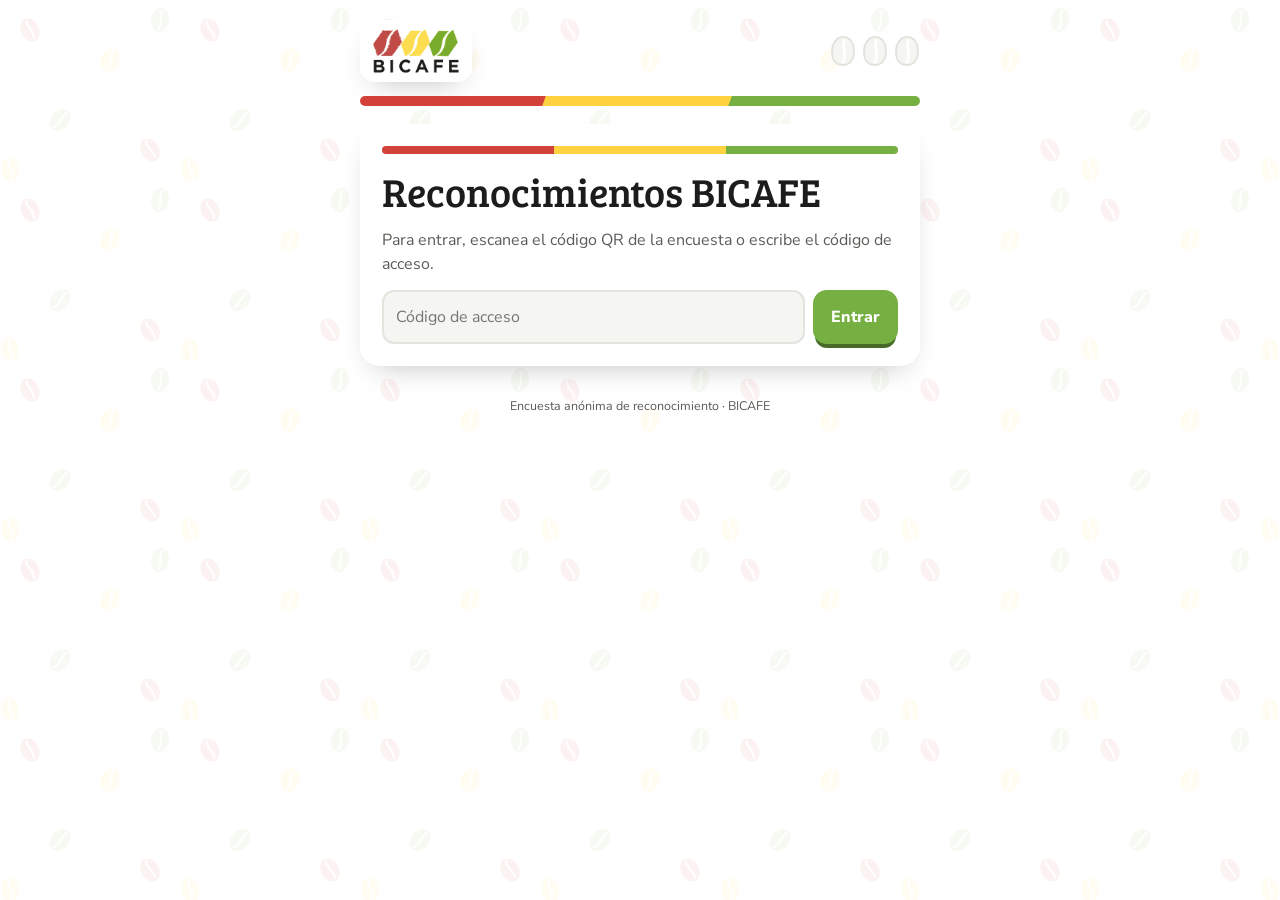
<file: index.html>
<!doctype html>
<html lang="es">
<head>
<meta charset="utf-8">
<meta name="viewport" content="width=device-width,initial-scale=1,viewport-fit=cover">
<title>Reconocimientos BICAFE</title>
<meta name="description" content="Vota por tus compañeros en los Reconocimientos BICAFE.">
<meta name="robots" content="noindex">
<link rel="icon" href="logo.png">
<link rel="preconnect" href="https://fonts.googleapis.com">
<link rel="stylesheet" href="https://fonts.googleapis.com/css2?family=Bree+Serif&family=Nunito+Sans:opsz,wght@6..12,400;6..12,600;6..12,700;6..12,800&display=swap">
<link rel="stylesheet" href="estilo.css">
</head>
<body>
<canvas id="fx" aria-hidden="true"></canvas>
<div class="wrap">
  <header class="top">
    <div class="logo"><img src="logo.png" alt="BICAFE"></div>
    <div class="beans" id="beans" aria-label="Progreso"></div>
  </header>
  <div class="tri" aria-hidden="true"><span></span><span></span><span></span></div>
  <main id="app"></main>
  <p class="foot">Encuesta anónima de reconocimiento · BICAFE</p>
</div>
<script src="config.js"></script>
<script src="comun.js"></script>
<script src="publico.js"></script>
<script>
const VKEY='bicafe_voto_2026';
let DEVICE=lsGet('bicafe_device');
if(!DEVICE){DEVICE='d_'+Math.random().toString(36).slice(2)+Date.now().toString(36);lsSet('bicafe_device',DEVICE)}
const state={step:-1,votes:{},voted:null,saving:false,err:''};
try{const v=JSON.parse(lsGet(VKEY)||'null');if(v&&v.puntualidad)state.voted=v}catch(e){}
const app=document.getElementById('app');
const beans=document.getElementById('beans');
beans.innerHTML=[0,1,2].map(beanSVG).join('');
function paintBeans(){[...beans.children].forEach((b,i)=>{b.classList.toggle('on',!!(state.voted||state.votes)[QS[i].key]);b.classList.toggle('cur',!state.voted&&i===state.step)})}

function render(){
  paintBeans();
  if(state.voted) return done(state.voted,true);
  if(state.step===-1) return welcome();
  if(state.step===3) return done(state.votes,false);
  question(state.step);
}
function welcome(){
  setQ('red');
  const sample=[0,17,49,55,71].map(i=>PEOPLE[i]);
  app.innerHTML=`<section class="screen"><div class="card hero">
    <div class="stripe"><span></span><span></span><span></span></div>
    <h1>Reconocimientos BICAFE</h1>
    <p>Tres preguntas, un voto en cada una. Elige al compañero o compañera que mejor representa cada cualidad.</p>
    <ul class="cats">
      <li><span class="dot" style="background:var(--red)"></span>Puntualidad y compromiso</li>
      <li><span class="dot" style="background:var(--yellow)"></span>Espíritu de servicio · Producción y Bodega</li>
      <li><span class="dot" style="background:var(--green)"></span>Alegría y compañerismo · Administrativo</li>
    </ul>
    <div class="faces">${sample.map((p,i)=>`<img src="${p.img}" alt="" style="--c:var(--${['red','yellow','green'][i%3]})">`).join('')}</div>
    <button class="btn main" id="go">Comenzar</button>
    <p class="status ok">Tu voto es anónimo y solo puedes votar una vez.</p>
    ${qrBtnHTML()}
  </div></section>`;
  bindQR();
  document.getElementById('go').onclick=()=>{state.step=0;render()};
}
function question(i){
  const q=QS[i]; setQ(q.color);
  const pool=ALL, sel=byId[state.votes[q.key]];
  app.innerHTML=`<section class="screen"><div class="card qcard">
    <div class="qtag"><span>Pregunta ${i+1} de 3</span><span class="pill">${q.pill}</span></div>
    <h2>${q.title}</h2>
    <p class="ask">${q.ask}</p>
    <div class="area-note">Toca la lista para ver a todo el personal BICAFE (${pool.length} perfiles) o busca por nombre.</div>
    <div class="combo" id="combo">
      <button class="trigger" id="trig" aria-haspopup="listbox" aria-expanded="false">
        ${sel?`<img src="${sel.img}" alt="">`:''}
        <span class="ph ${sel?'has':''}">${sel?esc(sel.n):'Elige a un compañero o compañera'}</span>
        <svg class="chev" viewBox="0 0 24 24" fill="none" stroke="currentColor" stroke-width="2.5" stroke-linecap="round"><path d="M6 9l6 6 6-6"/></svg>
      </button>
      <div id="panelHost"></div>
    </div>
    <div id="chosenHost">${sel?chosenHTML(sel):''}</div>
    ${state.err&&i===2?`<p class="status warn">${esc(state.err)}</p>`:''}
    <div class="nav">
      <button class="btn ghost" id="back">Atrás</button>
      <button class="btn main" id="next" ${sel&&!state.saving?'':'disabled'}>${i===2?(state.saving?'Enviando…':'Enviar mis votos'):'Siguiente'}</button>
    </div>
  </div></section>`;
  const combo=document.getElementById('combo'),trig=document.getElementById('trig'),host=document.getElementById('panelHost');
  trig.onclick=()=>combo.classList.contains('open')?close():open();
  function close(){combo.classList.remove('open');trig.setAttribute('aria-expanded','false');host.innerHTML=''}
  function open(){
    combo.classList.add('open');trig.setAttribute('aria-expanded','true');
    host.innerHTML=`<div class="panel"><div class="search">
      <svg width="20" height="20" viewBox="0 0 24 24" fill="none" stroke="currentColor" stroke-width="2.5" stroke-linecap="round"><circle cx="11" cy="11" r="7"/><path d="M20 20l-3.5-3.5"/></svg>
      <input id="srch" type="search" placeholder="Buscar por nombre…" autocomplete="off" aria-label="Buscar por nombre"><span class="count" id="cnt"></span></div>
      <div class="list" id="list" role="listbox"></div></div>`;
    const inp=document.getElementById('srch'),list=document.getElementById('list');
    let act=0,items=[];
    function draw(){
      const t=norm(inp.value.trim());
      items=pool.filter(p=>!t||norm(p.n).includes(t));
      document.getElementById('cnt').textContent=items.length+' de '+pool.length;
      if(!items.length){list.innerHTML=`<div class="empty">No hay nadie con “${esc(inp.value)}”.</div>`;return}
      act=Math.min(act,items.length-1);
      list.innerHTML=items.map((p,idx)=>`<div class="opt ${idx===act?'act':''}" role="option" data-id="${p.id}" aria-selected="${state.votes[q.key]===p.id}" aria-label="${esc(p.n)}" title="${esc(p.n)}">
        <img src="${p.img}" alt="${esc(p.n)}" loading="lazy">${state.votes[q.key]===p.id?'<span class="ck">✓</span>':''}</div>`).join('');
    }
    draw(); setTimeout(()=>inp.focus({preventScroll:true}),30);
    inp.oninput=()=>{act=0;draw()};
    inp.onkeydown=e=>{
      if(e.key==='ArrowDown'||e.key==='ArrowRight'){act=Math.min(act+1,items.length-1);draw();scrollAct();e.preventDefault()}
      else if(e.key==='ArrowUp'||e.key==='ArrowLeft'){act=Math.max(act-1,0);draw();scrollAct();e.preventDefault()}
      else if(e.key==='Enter'&&items[act]){pick(items[act].id)}
      else if(e.key==='Escape'){close();trig.focus()}
    };
    function scrollAct(){list.querySelector('.opt.act')?.scrollIntoView({block:'nearest'})}
    list.onclick=e=>{const o=e.target.closest('.opt');if(o)pick(o.dataset.id)};
  }
  function pick(id){
    state.votes[q.key]=id; const p=byId[id];
    close();
    trig.innerHTML=`<img src="${p.img}" alt=""><span class="ph has">${esc(p.n)}</span><svg class="chev" viewBox="0 0 24 24" fill="none" stroke="currentColor" stroke-width="2.5" stroke-linecap="round"><path d="M6 9l6 6 6-6"/></svg>`;
    document.getElementById('chosenHost').innerHTML=chosenHTML(p);
    document.getElementById('next').disabled=false; paintBeans();
    burst(trig.getBoundingClientRect(),q.color,14);
  }
  document.getElementById('back').onclick=()=>{state.step--;render()};
  document.getElementById('next').onclick=()=>{ if(i<2){state.step++;render();window.scrollTo({top:0,behavior:'smooth'})} else submit() };
}
function chosenHTML(p){return `<div class="chosen"><img src="${p.img}" alt=""><div><div class="lbl">Tu voto</div><div class="who">${esc(p.n)}</div></div></div>`}
async function submit(){
  state.err='';state.saving=true;render();
  const v={puntualidad:state.votes.puntualidad,servicio:state.votes.servicio,alegria:state.votes.alegria};
  try{
    const r=await api({action:'votar',device:DEVICE,...v});
    if(!r.ok&&!r.already) throw new Error(r.error||'error');
    lsSet(VKEY,JSON.stringify(v));
    state.saving=false;
    if(r.already){state.voted=v;render();return}
    state.step=3;render();window.scrollTo({top:0,behavior:'smooth'});
  }catch(e){
    state.saving=false;
    state.err='No se pudo guardar tu voto. Revisa tu conexión a internet e inténtalo de nuevo.';
    render();
  }
}
function done(v,already){
  setQ('green');
  const picks=QS.map(q=>({q,p:byId[v[q.key]]})).filter(x=>x.p);
  app.innerHTML=`<section class="screen"><div class="card done">
    <div class="stripe" style="display:flex;height:8px;border-radius:99px;overflow:hidden;width:100%"><span></span><span></span><span></span></div>
    <h1>${already?'Ya registraste tu voto':'¡Gracias por votar!'}</h1>
    <div class="picks">${picks.map(({q,p})=>`<div class="pick" style="--c:var(--${q.color})"><img src="${p.img}" alt=""><span class="k">${q.title}</span></div>`).join('')}</div>
    <p>Gracias por participar y reconocer las cualidades positivas de tus compañeros. Cada voto es una oportunidad para valorar a quienes hacen de BICAFE un mejor lugar para trabajar.</p>
    ${extrasHTML()}
  </div></section>`;
  bindExtras();
  if(!already){const r={left:innerWidth/2-1,top:innerHeight*.3,width:2,height:2};
    ['red','yellow','green'].forEach((c,i)=>setTimeout(()=>burst(r,c,40,true),i*180));}
}
(async()=>{
  loadingScreen(app);
  if(!(await gate()))return lockScreen(app);
  render();
})();
</script>
</body>
</html>
</file>
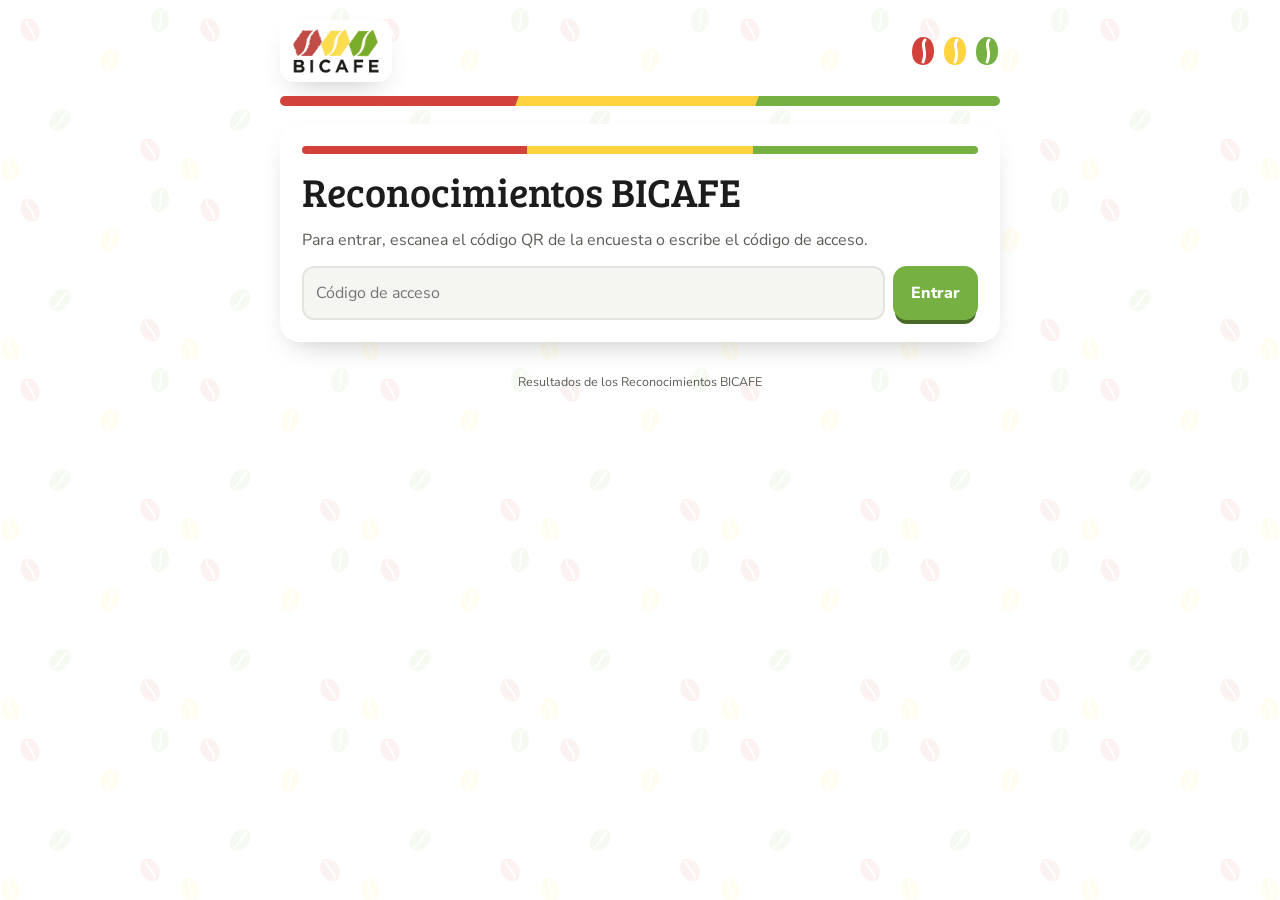
<file: resultados.html>
<!doctype html>
<html lang="es">
<head>
<meta charset="utf-8">
<meta name="viewport" content="width=device-width,initial-scale=1,viewport-fit=cover">
<title>Resultados BICAFE</title>
<meta name="robots" content="noindex">
<link rel="icon" href="logo.png">
<link rel="preconnect" href="https://fonts.googleapis.com">
<link rel="stylesheet" href="https://fonts.googleapis.com/css2?family=Bree+Serif&family=Nunito+Sans:opsz,wght@6..12,400;6..12,600;6..12,700;6..12,800&display=swap">
<link rel="stylesheet" href="estilo.css">
<style>.wrap{max-width:720px}
.tabs button{padding:10px 4px;font-size:14px}
.winners-head{text-align:center;align-items:center}
.winners-head h1{font-size:clamp(28px,7vw,40px)}
.gwrap{display:grid;grid-template-columns:repeat(auto-fit,minmax(200px,1fr));gap:16px}
.gcard{background:var(--surface);border-radius:20px;box-shadow:var(--shadow);padding:18px 14px 16px;display:flex;flex-direction:column;align-items:center;gap:10px;border-top:8px solid var(--c);
  animation:gin .8s cubic-bezier(.3,1.5,.5,1) both;animation-delay:var(--d)}
@keyframes gin{from{opacity:0;transform:translateY(30px) scale(.85)}to{opacity:1;transform:none}}
.gpill{background:var(--c);color:#fff;font-weight:800;font-size:13px;border-radius:99px;padding:5px 12px;text-align:center}
.gcard[style*="yellow"] .gpill{color:#1C1C1C}
.gpeople{display:flex;gap:10px;justify-content:center;width:100%}
.gp{position:relative;display:flex;flex-direction:column;align-items:center;gap:6px;flex:1;max-width:190px}
.gp img{width:100%;aspect-ratio:448/571;object-fit:contain;background:#fff;border-radius:14px;border:5px solid var(--c)}
.gp .wname{font-size:22px}
.gsub{font-size:12.5px;color:var(--ink-soft)}
@media (prefers-reduced-motion: reduce){.gcard{animation:none}}
</style>
</head>
<body>
<canvas id="fx" aria-hidden="true"></canvas>
<div class="wrap">
  <header class="top">
    <div class="logo"><img src="logo.png" alt="BICAFE"></div>
    <div class="beans" id="beans"></div>
  </header>
  <div class="tri" aria-hidden="true"><span></span><span></span><span></span></div>
  <nav class="tabs" id="tabs" hidden aria-label="Secciones">
    <button data-m="results" aria-pressed="true">Categorías</button><button data-m="winners">Ganadores</button><button data-m="table">Todos</button><button data-m="qr">QR</button>
  </nav>
  <main id="app"></main>
  <p class="foot">Resultados de los Reconocimientos BICAFE</p>
</div>
<script src="config.js"></script>
<script src="comun.js"></script>
<script src="publico.js"></script>
<script>
const app=document.getElementById('app'),tabs=document.getElementById('tabs');
document.getElementById('beans').innerHTML=[0,1,2].map(beanSVG).join('');
document.querySelectorAll('#beans .bean').forEach(b=>b.classList.add('on'));
const st={key:lsGet('bicafe_clave')||'',mode:'results',votes:null,loading:false,err:'',updated:null,cat:0,revealed:{},confirmDel:false,deleting:false};
tabs.onclick=e=>{const b=e.target.closest('button[data-m]');if(!b)return;st.mode=b.dataset.m;render();scrollTo({top:0})};

async function load(silent){
  if(!st.key)return render();
  if(!silent){st.loading=true;render()}
  try{
    const r=await fetch(API_URL+'?k='+encodeURIComponent(st.key)).then(r=>r.json());
    if(!r.ok){st.err=r.error==='clave'?'La clave no es correcta.':'No se pudieron leer los resultados.';st.votes=null;if(r.error==='clave'){st.key='';lsSet('bicafe_clave','')}}
    else{st.err='';st.votes=r.votes;st.publicado=!!r.publicado;st.updated=new Date()}
  }catch(e){st.err='No se pudo conectar. Revisa tu conexión e inténtalo de nuevo.'}
  st.loading=false;
  if(!silent||!document.getElementById('race'))render();
}
setInterval(()=>{if(st.votes&&!document.hidden)load(true)},30000);

function render(){
  tabs.hidden=!st.votes;
  [...tabs.querySelectorAll('button')].forEach(b=>b.setAttribute('aria-pressed',b.dataset.m===st.mode));
  if(!st.votes) return keyView();
  if(st.mode==='qr') return qrView();
  if(st.mode==='winners') return winnersView();
  if(st.mode==='table') return tableView();
  results();
}
function keyView(){
  setQ('red');
  app.innerHTML=`<section class="screen"><div class="card">
    <div class="stripe" style="display:flex;height:8px;border-radius:99px;overflow:hidden"><span></span><span></span><span></span></div>
    <h2>Resultados de la votación</h2>
    <p class="ask">Escribe la clave de resultados para ver las estadísticas.</p>
    <form class="keyform" id="kf"><input id="k" type="password" placeholder="Clave de resultados" autocomplete="current-password" value=""><button class="btn main" style="flex:0 0 auto">${st.loading?'Cargando…':'Ver resultados'}</button></form>
    ${st.err?`<p class="status warn">${esc(st.err)}</p>`:''}
  </div></section>`;
  document.getElementById('kf').onsubmit=e=>{e.preventDefault();st.key=document.getElementById('k').value.trim();lsSet('bicafe_clave',st.key);load()};
}
const tally=key=>{
  const i={puntualidad:0,servicio:1,alegria:2}[key],m={};
  for(const v of st.votes){if(byId[v[i]])m[v[i]]=(m[v[i]]||0)+1}
  return Object.entries(m).map(([id,c])=>({p:byId[id],c})).sort((a,b)=>b.c-a.c||a.p.n.localeCompare(b.p.n,'es'));
};
function header(){
  const total=st.votes.length,sims=st.votes.filter(v=>v[3]).length;
  return `<div class="card">
    <div class="rhead"><div><div class="eyebrow">Resultados en vivo</div><h2>Personas que han votado</h2>
      <div class="meta">Actualizado ${st.updated?st.updated.toLocaleTimeString('es-GT',{hour:'2-digit',minute:'2-digit'}):''} · se actualiza cada 30 s</div></div>
      <div class="big">${total}</div></div>
    ${sims?`<div class="simbar"><span>Incluye <b>${sims}</b> votos de prueba (simulación).</span>
      ${st.confirmDel?`<span class="row"><button class="btn sm danger" id="delYes">${st.deleting?'Eliminando…':'Sí, eliminar'}</button><button class="btn sm ghost" id="delNo">Cancelar</button></span>`
      :`<button class="btn sm ghost" id="del">Eliminar votos de prueba</button>`}</div>`:''}
    ${publishHTML()}
    <div class="row-actions"><button class="btn sm ghost" id="refresh">Actualizar ahora</button><button class="btn sm ghost" id="out">Salir</button></div>
  </div>`;
}
function bindHeader(){
  bindPublish();
  document.getElementById('refresh').onclick=()=>load();
  document.getElementById('out').onclick=()=>{st.key='';st.votes=null;lsSet('bicafe_clave','');render()};
  const d=document.getElementById('del');if(d)d.onclick=()=>{st.confirmDel=true;render()};
  const n=document.getElementById('delNo');if(n)n.onclick=()=>{st.confirmDel=false;render()};
  const y=document.getElementById('delYes');if(y)y.onclick=async()=>{if(st.deleting)return;st.deleting=true;render();
    try{await api({action:'borrarPrueba',k:st.key})}catch(e){}
    st.deleting=false;st.confirmDel=false;st.revealed={};load()};
}
function results(){
  const q=QS[st.cat];setQ(q.color);
  const rows=tally(q.key),top=rows.slice(0,6),max=top[0]?.c||1,shown=!!st.revealed[q.key];
  app.innerHTML=`<section class="screen">${header()}
    <div class="card qcard race-card">
      <div class="chips">${QS.map((x,i)=>`<button class="chip ${i===st.cat?'on':''}" data-i="${i}" style="--c:var(--${x.color})">${x.title}</button>`).join('')}</div>
      <div class="qtag"><span>Categoría ${st.cat+1} de 3</span><span class="pill">${q.pill}</span></div>
      <h2>${q.title}</h2>
      ${!rows.length?`<p class="ask">Aún no hay votos en esta categoría.</p>`:
      `<div id="stage">${shown?finalHTML(q,rows,top,max):`<div class="curtain"><div class="drum">${[0,1,2].map(beanSVG).join('')}</div><p class="ask">${rows.length} personas recibieron votos en esta categoría.</p><button class="btn main" id="reveal">Revelar ganador</button></div>`}</div>`}
      <div class="nav"><button class="btn ghost" id="prev" ${st.cat===0?'disabled':''}>Anterior</button><button class="btn main" id="nxt">${st.cat===2?'Ver ganadores':'Siguiente categoría'}</button></div>
    </div></section>`;
  bindHeader();
  app.querySelectorAll('.chip').forEach(b=>b.onclick=()=>{st.cat=+b.dataset.i;render()});
  document.getElementById('prev').onclick=()=>{st.cat--;render()};
  document.getElementById('nxt').onclick=()=>{if(st.cat<2){st.cat++;render()}else{st.mode='winners';render();scrollTo({top:0})}};
  const rv=document.getElementById('reveal');if(rv)rv.onclick=()=>race(q,rows,top,max);
}
function rowHTML(r,i,max,val){return `<div class="rrow" data-id="${r.p.id}" style="top:${i*68}px">
  <img src="${r.p.img}" alt=""><div class="rbody"><div class="rname">${esc(r.p.n)}</div>
  <div class="track"><div class="fill" style="width:${(val/max)*100}%"></div></div></div><div class="rnum">${val}</div></div>`}
function finalHTML(q,rows,top,max){
  const w=top[0],tie=top.filter(r=>r.c===w.c),tot=rows.reduce((s,r)=>s+r.c,0);
  return `<div class="winner">${tie.map(r=>`<div class="wcard"><div class="crown">${beanSVG(QS.indexOf(q))}</div><img src="${r.p.img}" alt=""><div class="wname">${esc(r.p.n)}</div><div class="wvotes">${r.c} votos · ${Math.round(r.c/tot*100)}%</div></div>`).join('')}</div>
  ${tie.length>1?'<p class="ask" style="text-align:center">Empate en el primer lugar.</p>':''}
  <div class="race" style="height:${top.length*68}px">${top.map((r,i)=>rowHTML(r,i,max,r.c)).join('')}</div>`;
}
function race(q,rows,top,max){
  const stage=document.getElementById('stage');
  stage.innerHTML=`<div class="race" id="race" style="height:${top.length*68}px">${top.map((r,i)=>rowHTML(r,i,max,0)).join('')}</div>`;
  stage.scrollIntoView({behavior:reduce?'auto':'smooth',block:'center'});
  if(reduce){st.revealed[q.key]=true;return render()}
  const els=Object.fromEntries([...stage.querySelectorAll('.rrow')].map(e=>[e.dataset.id,e]));
  const k=top.map(()=>0.6+Math.random()*1.4),D=4200,t0=performance.now();
  function f(now){
    const t=Math.min(1,(now-t0)/D);
    const vals=top.map((r,i)=>{const e=1-Math.pow(1-Math.pow(t,k[i]),3);return t>=1?r.c:Math.round(r.c*e)});
    const order=top.map((r,i)=>i).sort((a,b)=>vals[b]-vals[a]||top[a].c-top[b].c);
    order.forEach((idx,rank)=>{const el=els[top[idx].p.id];el.style.top=rank*68+'px';
      el.querySelector('.fill').style.width=(vals[idx]/max*100)+'%';el.querySelector('.rnum').textContent=vals[idx];el.classList.toggle('lead',rank===0)});
    if(t<1)requestAnimationFrame(f);
    else setTimeout(()=>{st.revealed[q.key]=true;render();
      const wn=document.querySelector('.winner');if(wn)wn.scrollIntoView({block:'center'});
      setTimeout(()=>{const w=document.querySelector('.wcard img');const r=w?w.getBoundingClientRect():{left:innerWidth/2,top:200,width:2,height:2};
        burst(r,q.color,60,true);setTimeout(()=>burst(r,'yellow',40,true),220)},120)},500);
  }
  requestAnimationFrame(f);
}
function tableView(){
  setQ('green');
  app.innerHTML=`<section class="screen">${header()}${QS.map(q=>{
    const rows=tally(q.key),tot=rows.reduce((s,r)=>s+r.c,0),max=rows[0]?.c||1;
    return `<div class="card qcard" style="--q:var(--${q.color})">
      <div class="qtag"><span>${tot} votos</span><span class="pill" style="color:${q.color==='yellow'?'#1C1C1C':'#fff'}">${q.pill}</span></div>
      <h2>${q.title}</h2>
      ${rows.length?`<div class="table-wrap"><table class="rank"><thead><tr><th>#</th><th>Colaborador</th><th style="width:30%"></th><th style="text-align:right">Votos</th><th style="text-align:right">%</th></tr></thead><tbody>
      ${rows.map((r,i)=>{const pos=rows.findIndex(x=>x.c===r.c)+1;return `<tr class="${pos===1?'first':''}"><td>${pos}</td><td><div class="who"><img src="${r.p.img}" alt="" loading="lazy"><span>${esc(r.p.n)}</span></div></td>
        <td><div class="mini" style="width:${r.c/max*100}%"></div></td><td class="num">${r.c}</td><td class="num">${Math.round(r.c/tot*100)}%</td></tr>`}).join('')}
      </tbody></table></div>`:'<p class="ask">Aún no hay votos.</p>'}
    </div>`}).join('')}</section>`;
  bindHeader();
}

function winnersView(){
  setQ('green');
  const cards=QS.map((q,i)=>{
    const rows=tally(q.key),tot=rows.reduce((s,r)=>s+r.c,0);
    if(!rows.length)return `<div class="gcard" style="--c:var(--${q.color});--d:${i*0.9}s"><div class="gpill">${q.title}</div><p class="ask">Sin votos todavía.</p></div>`;
    const tie=rows.filter(r=>r.c===rows[0].c);
    return `<div class="gcard" style="--c:var(--${q.color});--d:${i*0.9}s">
      <div class="gpill">${q.title}</div>
      <div class="gpeople">${tie.map(r=>`<div class="gp"><div class="crown">${beanSVG(i)}</div><img src="${r.p.img}" alt=""><div class="wname">${esc(r.p.n)}</div></div>`).join('')}</div>
      <div class="wvotes">${rows[0].c} votos · ${Math.round(rows[0].c/tot*100)}%${tie.length>1?' · empate':''}</div>
      <div class="gsub">${q.pill}</div>
    </div>`}).join('');
  app.innerHTML=`<section class="screen">
    <div class="card winners-head"><div class="stripe" style="display:flex;height:8px;border-radius:99px;overflow:hidden"><span></span><span></span><span></span></div>
      <div class="eyebrow">Reconocimientos BICAFE</div><h1>¡Felicidades a los ganadores!</h1>
      <p class="ask">Gracias a todos por participar y reconocer a sus compañeros.</p></div>
    <div class="card">${publishHTML()}</div>
    <div class="gwrap">${cards}</div>
    <div class="nav"><button class="btn ghost" id="again">Repetir animación</button><button class="btn main" id="back">Ver categorías</button></div>
  </section>`;
  document.getElementById('again').onclick=()=>render();
  bindPublish();
  document.getElementById('back').onclick=()=>{st.mode='results';st.cat=0;render();scrollTo({top:0})};
  if(!reduce)QS.forEach((q,i)=>setTimeout(()=>{const el=app.querySelectorAll('.gcard')[i];if(!el)return;const r=el.querySelector('img')?.getBoundingClientRect()||el.getBoundingClientRect();burst(r,q.color,50,true)},i*900+500));
}
function qrView(){
  setQ('red');
  app.innerHTML=`<section class="screen"><div class="card qrcard">
    <div class="stripe" style="display:flex;height:8px;border-radius:99px;overflow:hidden"><span></span><span></span><span></span></div>
    <h2>Escanea y vota</h2>
    <p class="ask">Proyecta esta pantalla o imprime el póster. Cada persona vota desde su teléfono, sin crear cuenta.</p>
    <img class="qr" src="${QR_IMG}" alt="Código QR de la encuesta">
    <div class="link"><code>${SITE_URL}#c=${CODE}</code><button class="btn sm ghost" id="cp">Copiar enlace</button></div>
  </div></section>`;
  document.getElementById('cp').onclick=async e=>{try{await navigator.clipboard.writeText(SITE_URL+'#c='+CODE);e.target.textContent='Enlace copiado'}catch(_){}};
}
(async()=>{
  loadingScreen(app);
  if(!(await gate())){tabs.hidden=true;return lockScreen(app)}
  render();load();
})();
</script>
</body>
</html>
</file>
<file: estilo.css>
[hidden]{display:none!important}
html{-webkit-text-size-adjust:100%}
body{margin:0}
img{max-width:100%}

/* Layout: one centered column, one step per screen; the three logo beans (red, yellow, green) are the progress and the color of each question */
:root{
  --bg:#FFFFFF; --surface:#FFFFFF; --surface-2:#F5F5F2; --ink:#1C1C1C; --ink-soft:#5B5B57; --line:#E4E4DE;
  --red:#D2423B; --yellow:#FFD23F; --green:#76B043; --coffee:#5A3A27; --btn:#76B043; --btn-ink:#FFFFFF;
  --q:var(--red); --q-ink:#FFFFFF;
  --shadow:0 12px 30px -14px rgba(0,0,0,.28);
  --pattern:url("data:image/svg+xml,%3Csvg%20xmlns%3D%22http%3A//www.w3.org/2000/svg%22%20width%3D%22180%22%20height%3D%22180%22%20opacity%3D%220.07%22%3E%3Cg%20transform%3D%22translate%2830%2030%29%20rotate%28-25%29%22%3E%3Cellipse%20rx%3D%229%22%20ry%3D%2212%22%20fill%3D%22%23D2423B%22/%3E%3Cpath%20d%3D%22M1-10c-4%205%203%2011-1%2020%22%20stroke%3D%22%23fff%22%20stroke-width%3D%222%22%20fill%3D%22none%22/%3E%3C/g%3E%3Cg%20transform%3D%22translate%28110%2060%29%20rotate%2820%29%22%3E%3Cellipse%20rx%3D%229%22%20ry%3D%2212%22%20fill%3D%22%23FFD23F%22/%3E%3Cpath%20d%3D%22M1-10c-4%205%203%2011-1%2020%22%20stroke%3D%22%23fff%22%20stroke-width%3D%222%22%20fill%3D%22none%22/%3E%3C/g%3E%3Cg%20transform%3D%22translate%2860%20120%29%20rotate%2840%29%22%3E%3Cellipse%20rx%3D%229%22%20ry%3D%2212%22%20fill%3D%22%2376B043%22/%3E%3Cpath%20d%3D%22M1-10c-4%205%203%2011-1%2020%22%20stroke%3D%22%23fff%22%20stroke-width%3D%222%22%20fill%3D%22none%22/%3E%3C/g%3E%3Cg%20transform%3D%22translate%28150%20150%29%20rotate%28-30%29%22%3E%3Cellipse%20rx%3D%229%22%20ry%3D%2212%22%20fill%3D%22%23D2423B%22/%3E%3Cpath%20d%3D%22M1-10c-4%205%203%2011-1%2020%22%20stroke%3D%22%23fff%22%20stroke-width%3D%222%22%20fill%3D%22none%22/%3E%3C/g%3E%3Cg%20transform%3D%22translate%28160%2020%29%20rotate%2810%29%22%3E%3Cellipse%20rx%3D%229%22%20ry%3D%2212%22%20fill%3D%22%2376B043%22/%3E%3Cpath%20d%3D%22M1-10c-4%205%203%2011-1%2020%22%20stroke%3D%22%23fff%22%20stroke-width%3D%222%22%20fill%3D%22none%22/%3E%3C/g%3E%3Cg%20transform%3D%22translate%2810%20170%29%20rotate%28-10%29%22%3E%3Cellipse%20rx%3D%229%22%20ry%3D%2212%22%20fill%3D%22%23FFD23F%22/%3E%3Cpath%20d%3D%22M1-10c-4%205%203%2011-1%2020%22%20stroke%3D%22%23fff%22%20stroke-width%3D%222%22%20fill%3D%22none%22/%3E%3C/g%3E%3C/svg%3E");
  --f-display:"Bree Serif", Georgia, "Times New Roman", serif;
  --f-body:"Nunito Sans", system-ui, -apple-system, "Segoe UI", sans-serif;
}
@media (prefers-color-scheme: dark){:root:not([data-theme="light"]){
  --bg:#161616; --surface:#202020; --surface-2:#2A2A28; --ink:#F4F4F0; --ink-soft:#B4B4AC; --line:#3A3A36;
  --red:#E2554E; --yellow:#FFD84D; --green:#86C04F; --coffee:#D6B08A; --btn:#86C04F; --btn-ink:#121212; --pattern:url("data:image/svg+xml,%3Csvg%20xmlns%3D%22http%3A//www.w3.org/2000/svg%22%20width%3D%22180%22%20height%3D%22180%22%20opacity%3D%220.07%22%3E%3Cg%20transform%3D%22translate%2830%2030%29%20rotate%28-25%29%22%3E%3Cellipse%20rx%3D%229%22%20ry%3D%2212%22%20fill%3D%22%23D2423B%22/%3E%3Cpath%20d%3D%22M1-10c-4%205%203%2011-1%2020%22%20stroke%3D%22%23fff%22%20stroke-width%3D%222%22%20fill%3D%22none%22/%3E%3C/g%3E%3Cg%20transform%3D%22translate%28110%2060%29%20rotate%2820%29%22%3E%3Cellipse%20rx%3D%229%22%20ry%3D%2212%22%20fill%3D%22%23FFD23F%22/%3E%3Cpath%20d%3D%22M1-10c-4%205%203%2011-1%2020%22%20stroke%3D%22%23fff%22%20stroke-width%3D%222%22%20fill%3D%22none%22/%3E%3C/g%3E%3Cg%20transform%3D%22translate%2860%20120%29%20rotate%2840%29%22%3E%3Cellipse%20rx%3D%229%22%20ry%3D%2212%22%20fill%3D%22%2376B043%22/%3E%3Cpath%20d%3D%22M1-10c-4%205%203%2011-1%2020%22%20stroke%3D%22%23fff%22%20stroke-width%3D%222%22%20fill%3D%22none%22/%3E%3C/g%3E%3Cg%20transform%3D%22translate%28150%20150%29%20rotate%28-30%29%22%3E%3Cellipse%20rx%3D%229%22%20ry%3D%2212%22%20fill%3D%22%23D2423B%22/%3E%3Cpath%20d%3D%22M1-10c-4%205%203%2011-1%2020%22%20stroke%3D%22%23fff%22%20stroke-width%3D%222%22%20fill%3D%22none%22/%3E%3C/g%3E%3Cg%20transform%3D%22translate%28160%2020%29%20rotate%2810%29%22%3E%3Cellipse%20rx%3D%229%22%20ry%3D%2212%22%20fill%3D%22%2376B043%22/%3E%3Cpath%20d%3D%22M1-10c-4%205%203%2011-1%2020%22%20stroke%3D%22%23fff%22%20stroke-width%3D%222%22%20fill%3D%22none%22/%3E%3C/g%3E%3Cg%20transform%3D%22translate%2810%20170%29%20rotate%28-10%29%22%3E%3Cellipse%20rx%3D%229%22%20ry%3D%2212%22%20fill%3D%22%23FFD23F%22/%3E%3Cpath%20d%3D%22M1-10c-4%205%203%2011-1%2020%22%20stroke%3D%22%23fff%22%20stroke-width%3D%222%22%20fill%3D%22none%22/%3E%3C/g%3E%3C/svg%3E"); --shadow:0 10px 30px -12px rgba(0,0,0,.7); color-scheme:dark}}
:root[data-theme="dark"]{
  --bg:#161616; --surface:#202020; --surface-2:#2A2A28; --ink:#F4F4F0; --ink-soft:#B4B4AC; --line:#3A3A36;
  --red:#E2554E; --yellow:#FFD84D; --green:#86C04F; --coffee:#D6B08A; --btn:#86C04F; --btn-ink:#121212; --pattern:url("data:image/svg+xml,%3Csvg%20xmlns%3D%22http%3A//www.w3.org/2000/svg%22%20width%3D%22180%22%20height%3D%22180%22%20opacity%3D%220.07%22%3E%3Cg%20transform%3D%22translate%2830%2030%29%20rotate%28-25%29%22%3E%3Cellipse%20rx%3D%229%22%20ry%3D%2212%22%20fill%3D%22%23D2423B%22/%3E%3Cpath%20d%3D%22M1-10c-4%205%203%2011-1%2020%22%20stroke%3D%22%23fff%22%20stroke-width%3D%222%22%20fill%3D%22none%22/%3E%3C/g%3E%3Cg%20transform%3D%22translate%28110%2060%29%20rotate%2820%29%22%3E%3Cellipse%20rx%3D%229%22%20ry%3D%2212%22%20fill%3D%22%23FFD23F%22/%3E%3Cpath%20d%3D%22M1-10c-4%205%203%2011-1%2020%22%20stroke%3D%22%23fff%22%20stroke-width%3D%222%22%20fill%3D%22none%22/%3E%3C/g%3E%3Cg%20transform%3D%22translate%2860%20120%29%20rotate%2840%29%22%3E%3Cellipse%20rx%3D%229%22%20ry%3D%2212%22%20fill%3D%22%2376B043%22/%3E%3Cpath%20d%3D%22M1-10c-4%205%203%2011-1%2020%22%20stroke%3D%22%23fff%22%20stroke-width%3D%222%22%20fill%3D%22none%22/%3E%3C/g%3E%3Cg%20transform%3D%22translate%28150%20150%29%20rotate%28-30%29%22%3E%3Cellipse%20rx%3D%229%22%20ry%3D%2212%22%20fill%3D%22%23D2423B%22/%3E%3Cpath%20d%3D%22M1-10c-4%205%203%2011-1%2020%22%20stroke%3D%22%23fff%22%20stroke-width%3D%222%22%20fill%3D%22none%22/%3E%3C/g%3E%3Cg%20transform%3D%22translate%28160%2020%29%20rotate%2810%29%22%3E%3Cellipse%20rx%3D%229%22%20ry%3D%2212%22%20fill%3D%22%2376B043%22/%3E%3Cpath%20d%3D%22M1-10c-4%205%203%2011-1%2020%22%20stroke%3D%22%23fff%22%20stroke-width%3D%222%22%20fill%3D%22none%22/%3E%3C/g%3E%3Cg%20transform%3D%22translate%2810%20170%29%20rotate%28-10%29%22%3E%3Cellipse%20rx%3D%229%22%20ry%3D%2212%22%20fill%3D%22%23FFD23F%22/%3E%3Cpath%20d%3D%22M1-10c-4%205%203%2011-1%2020%22%20stroke%3D%22%23fff%22%20stroke-width%3D%222%22%20fill%3D%22none%22/%3E%3C/g%3E%3C/svg%3E"); --shadow:0 10px 30px -12px rgba(0,0,0,.7); color-scheme:dark}
*{box-sizing:border-box}
html,body{min-height:100%}
body{background-color:var(--bg);background-image:var(--pattern);background-size:180px 180px;color:var(--ink);font-family:var(--f-body);font-size:16px;line-height:1.5;
  padding-left:max(16px,env(safe-area-inset-left,0px));padding-right:max(16px,env(safe-area-inset-right,0px));padding-block:20px 48px}
.wrap{max-width:560px;margin:0 auto;display:flex;flex-direction:column;gap:18px}
h1,h2,h3{font-family:var(--f-display);font-weight:400;margin:0;text-wrap:balance;line-height:1.15}
button{font:inherit;color:inherit}
:focus-visible{outline:3px solid var(--yellow);outline-offset:2px}

/* Header */
.top{display:flex;align-items:center;justify-content:space-between;gap:12px}
.logo{background:#fff;border-radius:14px;padding:8px 12px;display:flex;align-items:center;box-shadow:var(--shadow)}
.logo img{height:46px;width:auto;display:block}
.tri{display:flex;height:10px;border-radius:99px;overflow:hidden;margin-top:-4px}
.tri span{flex:1;transform:skewX(-20deg);margin:0 -3px}
.tri span:nth-child(1){background:var(--red)}.tri span:nth-child(2){background:var(--yellow)}.tri span:nth-child(3){background:var(--green)}
.beans{display:flex;gap:6px;align-items:center}
.bean{width:26px;height:32px;transition:transform .35s cubic-bezier(.3,1.6,.5,1)}
.bean path.shell{fill:var(--surface-2);stroke:var(--line);stroke-width:2;transition:fill .3s}
.bean path.crease{fill:none;stroke:var(--surface);stroke-width:3;stroke-linecap:round}
.bean.on path.shell{stroke:transparent}
.bean.b0.on path.shell{fill:var(--red)} .bean.b1.on path.shell{fill:var(--yellow)} .bean.b2.on path.shell{fill:var(--green)}
.bean.cur{transform:translateY(-4px) rotate(-8deg)}
.preview{font-size:12.5px;font-weight:700;letter-spacing:.04em;text-transform:uppercase;color:var(--coffee);
  background:color-mix(in srgb,var(--yellow) 22%,transparent);border:1px dashed color-mix(in srgb,var(--coffee) 45%,transparent);
  border-radius:10px;padding:8px 12px;text-align:center}

/* Screens */
.screen{display:flex;flex-direction:column;gap:18px;animation:in .45s ease both}
@keyframes in{from{opacity:.0;transform:translateY(10px)}to{opacity:1;transform:none}}
.card{background:var(--surface);border-radius:20px;padding:22px;box-shadow:var(--shadow);display:flex;flex-direction:column;gap:14px;position:relative;overflow:hidden}
.hero h1{font-size:clamp(30px,8vw,40px)}
.hero p{margin:0;color:var(--ink-soft)}
.hero .stripe{display:flex;height:8px;border-radius:99px;overflow:hidden}
.stripe span{flex:1}.stripe span:nth-child(1){background:var(--red)}.stripe span:nth-child(2){background:var(--yellow)}.stripe span:nth-child(3){background:var(--green)}
.cats{display:grid;gap:10px;margin:0;padding:0;list-style:none}
.cats li{display:flex;gap:12px;align-items:center;font-weight:600}
.dot{width:14px;height:18px;border-radius:50% 50% 50% 50%/60% 60% 40% 40%;flex:none;transform:rotate(-20deg)}
.faces{display:grid;grid-template-columns:repeat(5,1fr);gap:8px}
.faces img{width:100%;aspect-ratio:448/571;object-fit:cover;border-radius:10px;border:3px solid var(--c)}

.qtag{display:flex;align-items:center;gap:10px;font-size:13px;font-weight:800;letter-spacing:.08em;text-transform:uppercase;color:var(--ink-soft)}
.qtag .pill{background:var(--q);color:var(--q-ink);border-radius:99px;padding:3px 10px;letter-spacing:.04em}
.qcard::before{content:"";position:absolute;inset:0 0 auto;height:6px;background:var(--q)}
.qcard h2{font-size:clamp(24px,6.4vw,30px)}
.qcard .ask{margin:0;font-size:17px;color:var(--ink-soft)}
.area-note{font-size:13px;color:var(--ink-soft);display:flex;gap:8px;align-items:center}
.area-note b{color:var(--ink)}

/* Combobox */
.combo{position:relative}
.trigger{width:100%;display:flex;align-items:center;gap:12px;background:var(--surface-2);border:2px solid var(--line);border-radius:16px;
  padding:10px 14px;text-align:left;cursor:pointer;min-height:64px;transition:border-color .2s}
.trigger:hover,.combo.open .trigger{border-color:var(--q)}
.trigger .ph{flex:1;color:var(--ink-soft);font-weight:600}
.trigger .ph.has{color:var(--ink);font-weight:800;font-size:17px}
.trigger img{width:44px;height:56px;border-radius:8px;object-fit:cover;object-position:top}
.chev{width:22px;height:22px;flex:none;transition:transform .2s}
.combo.open .chev{transform:rotate(180deg)}
.panel{margin-top:8px;background:var(--surface);border:2px solid var(--q);border-radius:16px;overflow:hidden;box-shadow:var(--shadow);animation:in .2s ease both}
.search{display:flex;align-items:center;gap:8px;padding:10px 12px;border-bottom:1px solid var(--line)}
.search input{flex:1;min-width:0;border:0;background:transparent;color:var(--ink);font:inherit;font-size:16px;padding:6px 2px;outline:none}
.count{font-size:12.5px;font-weight:700;color:var(--ink-soft);white-space:nowrap}
.list{max-height:min(62vh,520px);overflow-y:auto;overscroll-behavior:contain;padding:10px;
  display:grid;grid-template-columns:repeat(auto-fill,minmax(86px,1fr));gap:8px;align-content:start}
.opt{position:relative;border-radius:12px;cursor:pointer;padding:3px;background:var(--surface-2);border:3px solid transparent;transition:transform .15s,border-color .15s}
.opt:hover{transform:translateY(-2px)}
.opt img{display:block;width:100%;aspect-ratio:448/571;object-fit:contain;border-radius:8px;background:#fff}
.opt.act{border-color:color-mix(in srgb,var(--q) 55%,transparent)}
.opt[aria-selected="true"]{border-color:var(--q)}
.opt .ck{position:absolute;top:-6px;right:-6px;width:26px;height:26px;border-radius:50%;background:var(--q);color:var(--q-ink);display:grid;place-items:center;font-size:14px;font-weight:900;border:2px solid var(--surface)}
.empty{grid-column:1/-1;padding:18px;text-align:center;color:var(--ink-soft)}

/* Chosen */
.chosen{display:flex;align-items:center;gap:16px;padding:14px;border-radius:16px;background:color-mix(in srgb,var(--q) 14%,transparent)}
.chosen img{width:min(46%,190px);aspect-ratio:448/571;object-fit:contain;background:#fff;border-radius:14px;border:5px solid var(--q);animation:pop .5s cubic-bezier(.3,1.7,.5,1) both;flex:none}
@keyframes pop{from{transform:scale(.4) rotate(-12deg)}to{transform:none}}
.chosen .who{font-family:var(--f-display);font-size:26px;line-height:1.1}
.chosen .lbl{font-size:13px;font-weight:700;color:var(--ink-soft)}

.nav{display:flex;gap:10px}
.btn{flex:1;border:0;border-radius:14px;padding:15px 18px;font-weight:800;font-size:16px;cursor:pointer;transition:transform .1s, opacity .2s}
.btn:active{transform:scale(.98)}
.btn.main{background:var(--btn);color:var(--btn-ink);box-shadow:0 6px 0 -2px color-mix(in srgb,var(--btn) 60%,#000)}
.btn.main[disabled]{opacity:.35;cursor:not-allowed}
.btn.ghost{background:transparent;border:2px solid var(--line);flex:0 0 auto}

/* Done */
.done{text-align:center;align-items:center}
.done h1{font-size:clamp(30px,8vw,40px)}
.done p{margin:0;max-width:44ch;color:var(--ink-soft);font-size:17px}
.picks{display:grid;grid-template-columns:repeat(3,1fr);gap:10px;width:100%}
.pick{display:flex;flex-direction:column;align-items:center;gap:6px;min-width:0}
.pick img{width:100%;aspect-ratio:448/571;object-fit:contain;background:#fff;border-radius:10px;border:4px solid var(--c)}
.pick .n{font-weight:800;font-size:14px;overflow-wrap:anywhere}
.pick .k{font-size:11.5px;color:var(--ink-soft);line-height:1.25}
canvas#fx{position:fixed;inset:0;width:100%;height:100%;pointer-events:none;z-index:50}

/* Tabs (admin) */
.tabs{display:flex;gap:6px;background:var(--surface-2);padding:5px;border-radius:14px}
.tabs button{flex:1;border:0;background:transparent;border-radius:10px;padding:10px 8px;font-weight:800;cursor:pointer;color:var(--ink-soft)}
.tabs button[aria-pressed="true"]{background:var(--surface);color:var(--ink);box-shadow:0 2px 8px -3px rgba(0,0,0,.25)}
.status{margin:0;font-size:13.5px;font-weight:600;color:var(--ink-soft);text-align:center}
.status.warn{color:var(--red)} .status.ok{color:color-mix(in srgb,var(--green) 70%,var(--ink))}
.btn.sm{padding:8px 12px;font-size:13.5px;border-radius:10px;flex:0 0 auto}
.btn.danger{background:var(--red);color:#fff}
.btn[disabled]{opacity:.35;cursor:not-allowed}
/* Resultados */
.rhead{display:flex;justify-content:space-between;align-items:center;gap:12px}
.eyebrow{font-size:12px;font-weight:800;letter-spacing:.08em;text-transform:uppercase;color:var(--ink-soft)}
.rhead h2{font-size:22px}
.big{font-family:var(--f-display);font-size:52px;line-height:1;font-variant-numeric:tabular-nums}
.simbar{display:flex;flex-wrap:wrap;gap:8px;align-items:center;justify-content:space-between;font-size:13.5px;
  background:color-mix(in srgb,var(--yellow) 22%,transparent);border:1px dashed color-mix(in srgb,var(--coffee) 45%,transparent);border-radius:12px;padding:8px 10px}
.simbar .row{display:flex;gap:6px}
.chips{display:flex;flex-wrap:wrap;gap:8px}
.chip{border:2px solid var(--c);background:transparent;border-radius:99px;padding:7px 12px;font-weight:800;font-size:13px;cursor:pointer}
.chip.on{background:var(--c);color:#fff}
.chip.on[style*="yellow"]{color:#1C1C1C}
.curtain{display:flex;flex-direction:column;align-items:center;gap:14px;padding:12px 0;text-align:center}
.drum{display:flex;gap:10px}
.drum .bean{width:40px;height:50px;animation:hop 1.1s ease-in-out infinite}
.drum .bean:nth-child(2){animation-delay:.15s}.drum .bean:nth-child(3){animation-delay:.3s}
.drum .bean path.shell{stroke:transparent}
.drum .b0 path.shell{fill:var(--red)}.drum .b1 path.shell{fill:var(--yellow)}.drum .b2 path.shell{fill:var(--green)}
@keyframes hop{0%,100%{transform:translateY(0) rotate(-6deg)}50%{transform:translateY(-10px) rotate(8deg)}}
.race{position:relative;margin-top:4px}
.rrow{position:absolute;left:0;right:0;height:60px;display:flex;align-items:center;gap:10px;transition:top .45s cubic-bezier(.3,1.3,.5,1)}
.rrow img{width:46px;height:58px;object-fit:cover;object-position:top;border-radius:8px;flex:none;background:#fff}
.rbody{flex:1;min-width:0;display:flex;flex-direction:column;gap:5px}
.rname{font-weight:800;font-size:14.5px;white-space:nowrap;overflow:hidden;text-overflow:ellipsis}
.track{height:14px;background:var(--surface-2);border-radius:99px;overflow:hidden}
.fill{height:100%;background:color-mix(in srgb,var(--q) 55%,var(--surface-2));border-radius:99px}
.rrow.lead .fill,.winner~.race .rrow:first-child .fill{background:var(--q)}
.rnum{font-family:var(--f-display);font-size:24px;min-width:2.2ch;text-align:right;font-variant-numeric:tabular-nums}
.winner{display:flex;justify-content:center;gap:14px;flex-wrap:wrap;padding:6px 0 4px}
.wcard{position:relative;display:flex;flex-direction:column;align-items:center;gap:6px;animation:pop .7s cubic-bezier(.3,1.7,.5,1) both;max-width:220px;width:62%}
.wcard img{width:100%;aspect-ratio:448/571;object-fit:contain;background:#fff;border-radius:16px;border:6px solid var(--q);box-shadow:0 18px 40px -16px color-mix(in srgb,var(--q) 70%,transparent)}
.crown{position:absolute;top:-22px;right:-14px}
.crown .bean{width:44px;height:54px;transform:rotate(18deg)}
.crown .bean path.shell{stroke:var(--surface);stroke-width:3}
.crown .b0 path.shell{fill:var(--red)}.crown .b1 path.shell{fill:var(--yellow)}.crown .b2 path.shell{fill:var(--green)}
.wname{font-family:var(--f-display);font-size:28px;line-height:1.1;text-align:center}
.wvotes{font-weight:800;color:var(--ink-soft)}
/* QR */
.qrcard{align-items:center;text-align:center}
.qrcard .stripe{width:100%}
.qr{width:min(100%,380px);aspect-ratio:1;border-radius:18px;border:6px solid var(--ink);background:#fff;padding:6px}
.link{display:flex;flex-wrap:wrap;gap:8px;align-items:center;justify-content:center;max-width:100%}
.link code{font-size:12.5px;overflow-wrap:anywhere;color:var(--ink-soft)}
.foot{font-size:12.5px;color:var(--ink-soft);text-align:center}
@media (prefers-reduced-motion: reduce){*{animation:none!important;transition:none!important}}

/* Tabla de resultados */
.table-wrap{overflow-x:auto}
table.rank{width:100%;border-collapse:collapse;font-variant-numeric:tabular-nums}
.rank th{text-align:left;font-size:12px;letter-spacing:.06em;text-transform:uppercase;color:var(--ink-soft);padding:6px 6px;border-bottom:2px solid var(--line)}
.rank td{padding:6px;border-bottom:1px solid var(--line);vertical-align:middle}
.rank td.num{text-align:right;font-weight:800}
.rank .who{display:flex;align-items:center;gap:10px;min-width:0}
.rank .who img{width:34px;height:43px;object-fit:cover;object-position:top;border-radius:6px;flex:none;background:#fff}
.rank .mini{height:8px;border-radius:99px;background:var(--q);min-width:2px}
.rank tr.first td{background:color-mix(in srgb,var(--q) 12%,transparent)}
.keyform{display:flex;gap:8px;flex-wrap:wrap}
.keyform input{flex:1;min-width:0;border:2px solid var(--line);background:var(--surface-2);color:var(--ink);border-radius:12px;padding:12px;font:inherit}
.meta{font-size:13px;color:var(--ink-soft)}
.row-actions{display:flex;gap:8px;flex-wrap:wrap;align-items:center}
</file>
